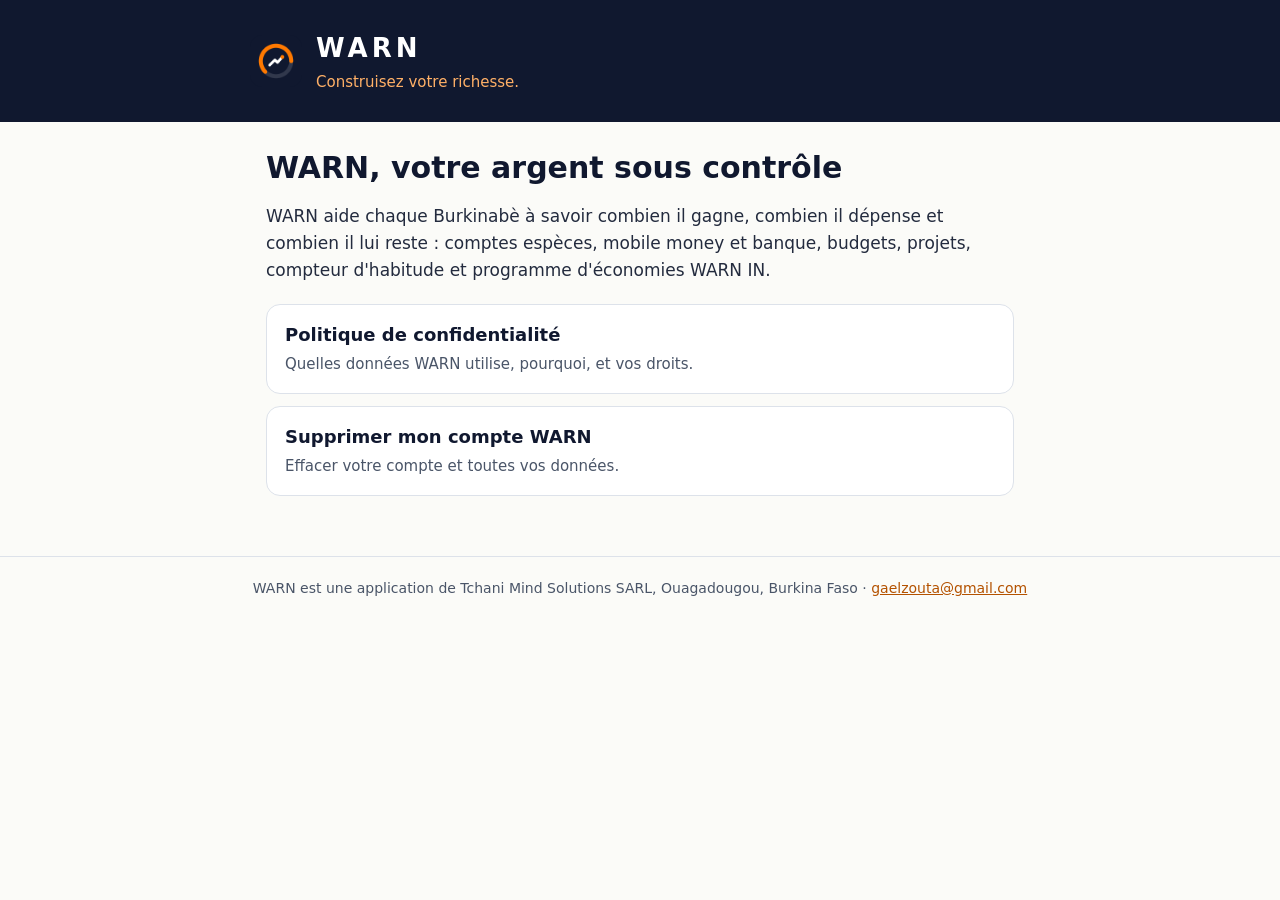
<file: index.html>
<!doctype html><html lang="fr"><head><meta charset="utf-8"><meta name="viewport" content="width=device-width,initial-scale=1"><title>WARN – Construisez votre richesse</title><link rel="icon" href="logo.png"><link rel="stylesheet" href="style.css"></head><body><header><div class="in"><a href="index.html"><img src="logo.png" alt=""><div><b>WARN</b><span>Construisez votre richesse.</span></div></a></div></header><main>
<h1>WARN, votre argent sous contrôle</h1>
<p>WARN aide chaque Burkinabè à savoir combien il gagne, combien il dépense et combien il lui reste : comptes espèces, mobile money et banque, budgets, projets, compteur d'habitude et programme d'économies WARN IN.</p>
<div class="cards">
<a href="confidentialite.html"><b>Politique de confidentialité</b><span class="muted">Quelles données WARN utilise, pourquoi, et vos droits.</span></a>
<a href="suppression-compte.html"><b>Supprimer mon compte WARN</b><span class="muted">Effacer votre compte et toutes vos données.</span></a>
</div>
</main><footer>WARN est une application de Tchani Mind Solutions SARL, Ouagadougou, Burkina Faso · <a href="mailto:gaelzouta@gmail.com">gaelzouta@gmail.com</a></footer></body></html>
</file>
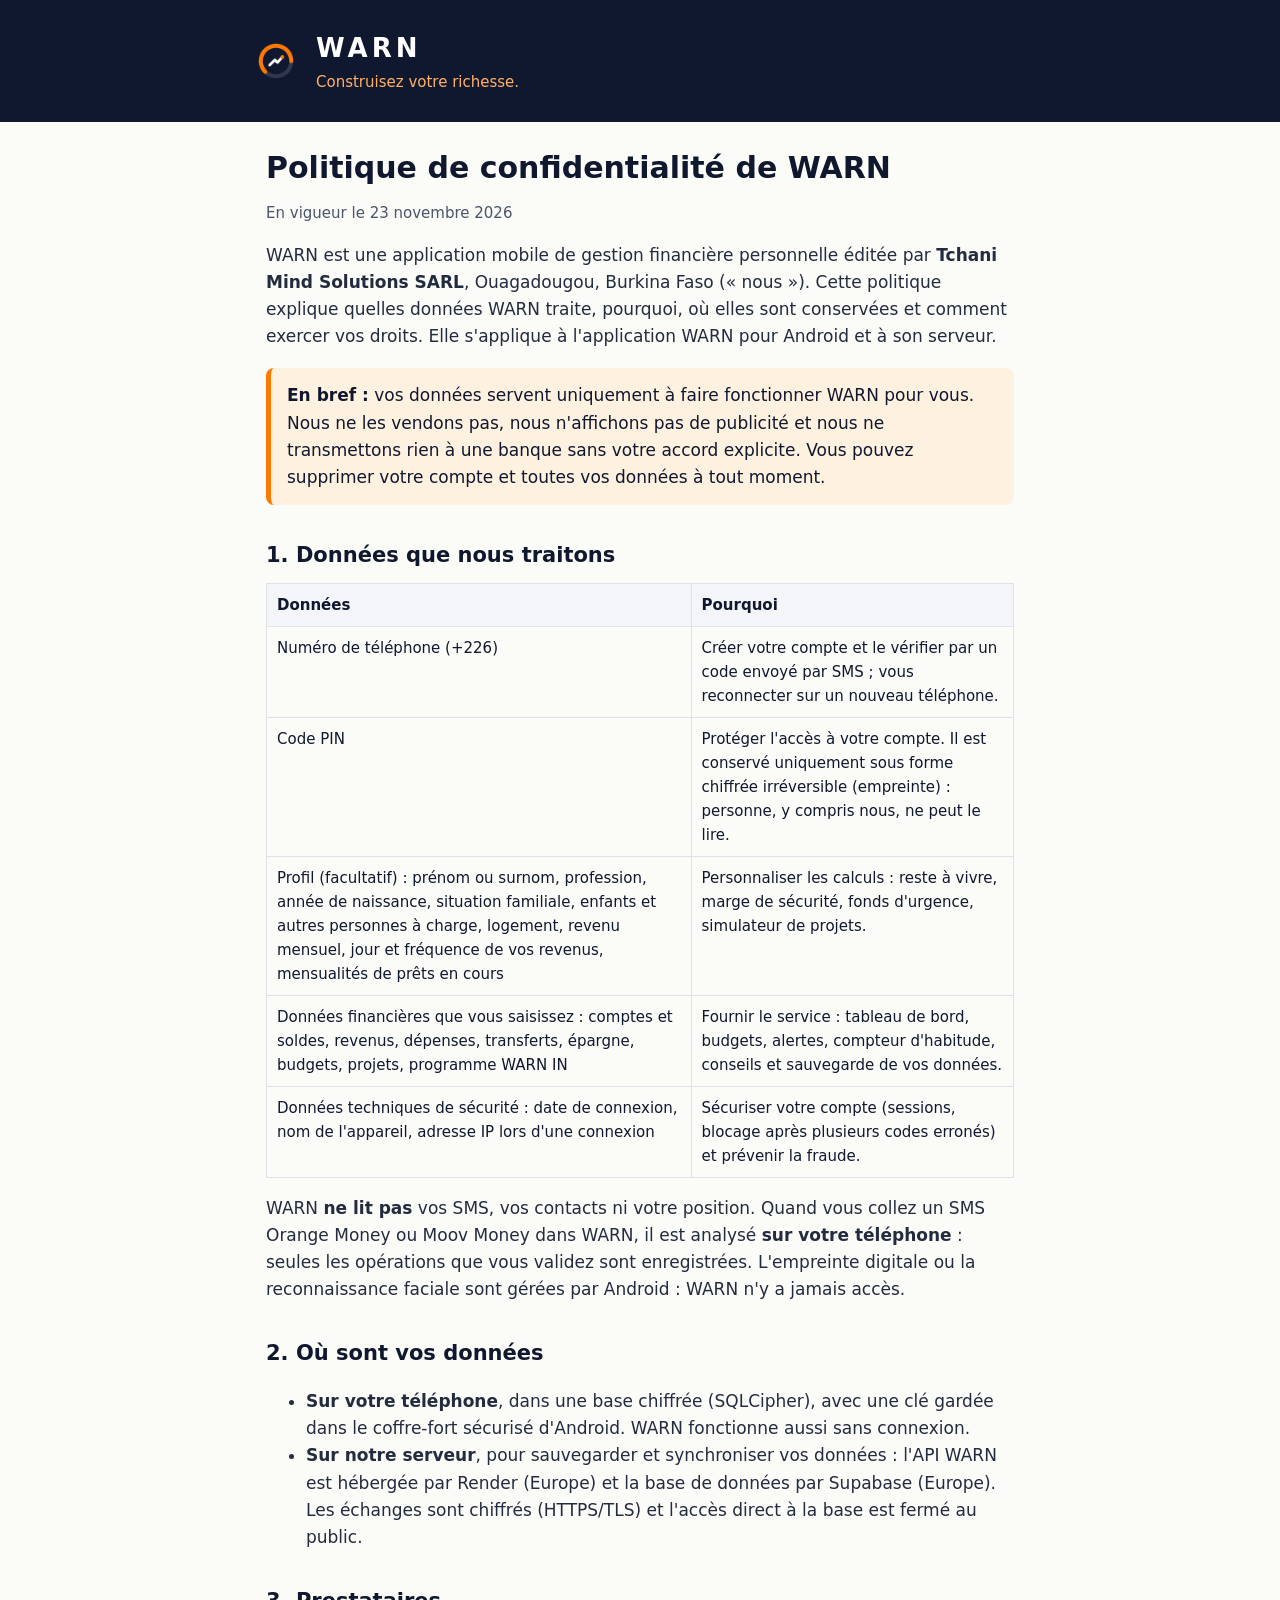
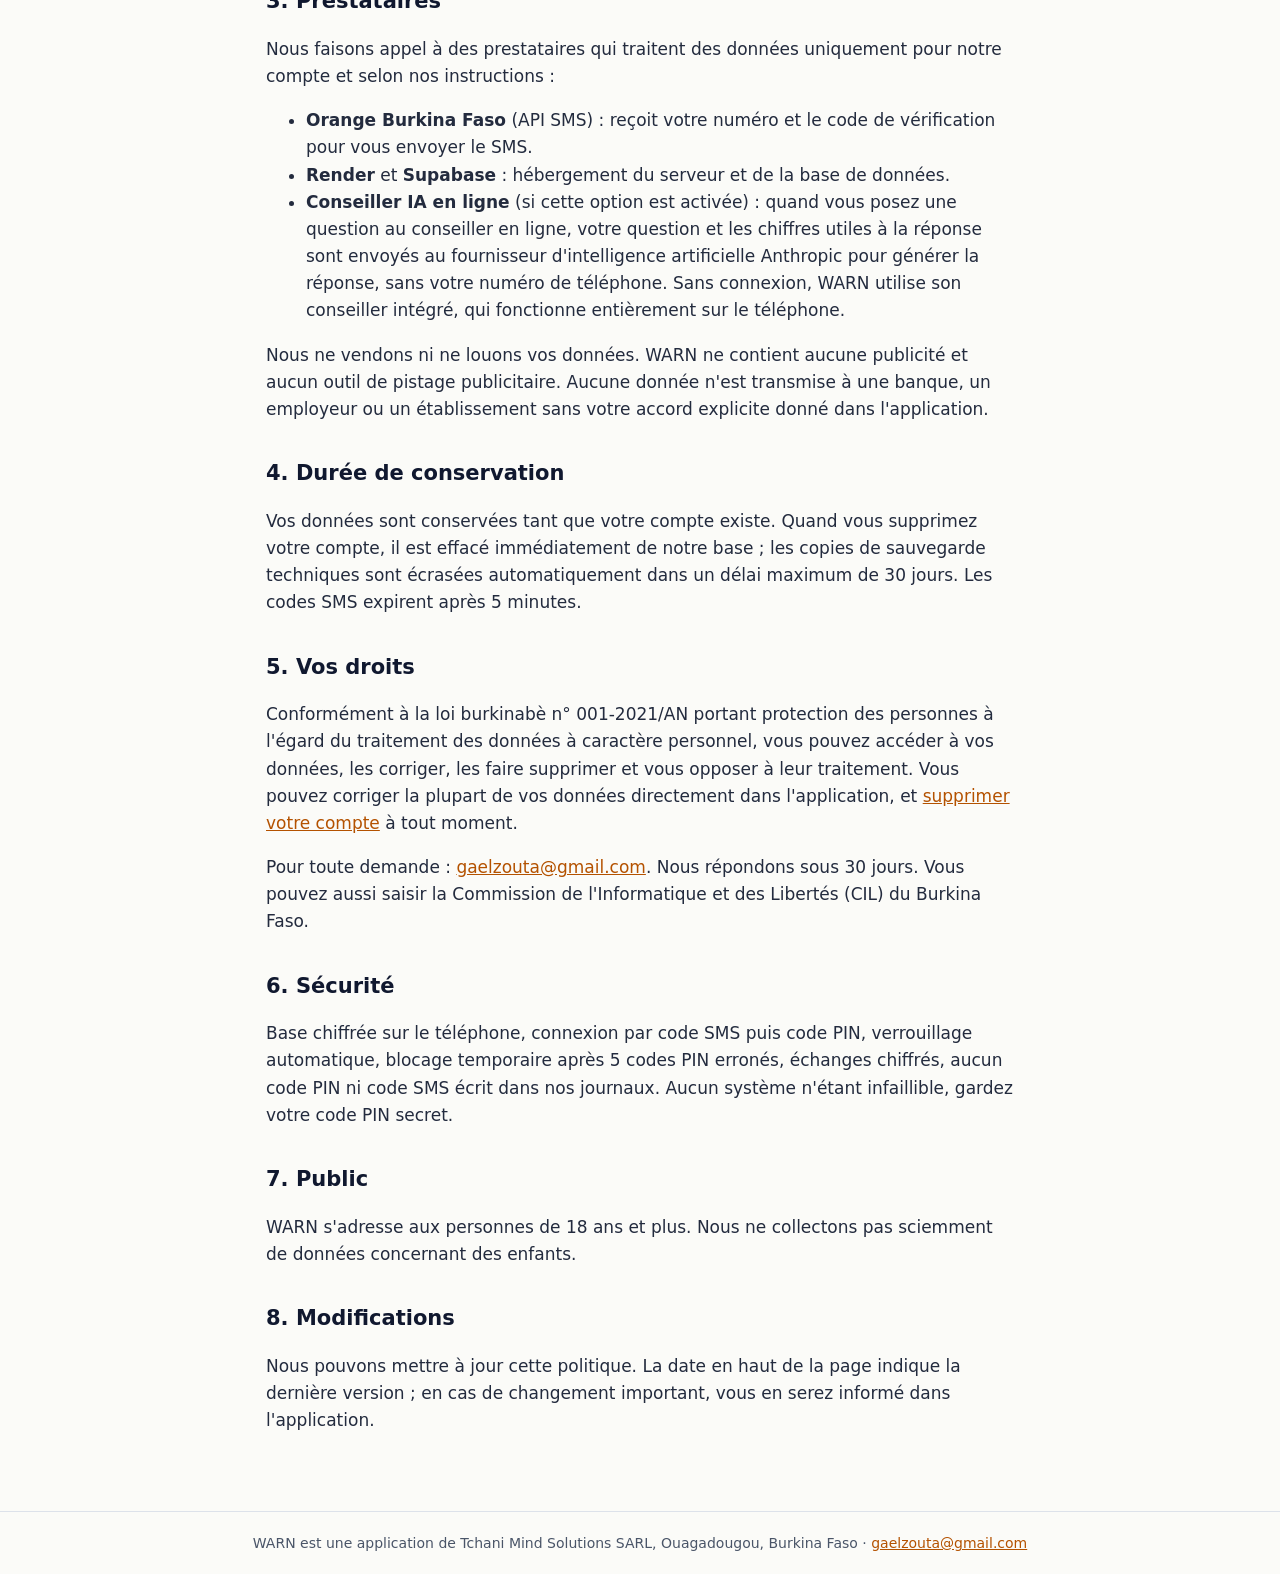
<file: confidentialite.html>
<!doctype html><html lang="fr"><head><meta charset="utf-8"><meta name="viewport" content="width=device-width,initial-scale=1"><title>WARN – Politique de confidentialité</title><link rel="icon" href="logo.png"><link rel="stylesheet" href="style.css"></head><body><header><div class="in"><a href="index.html"><img src="logo.png" alt=""><div><b>WARN</b><span>Construisez votre richesse.</span></div></a></div></header><main>
<h1>Politique de confidentialité de WARN</h1>
<p class="muted">En vigueur le 23 novembre 2026</p>
<p>WARN est une application mobile de gestion financière personnelle éditée par <b>Tchani Mind Solutions SARL</b>, Ouagadougou, Burkina Faso (« nous »). Cette politique explique quelles données WARN traite, pourquoi, où elles sont conservées et comment exercer vos droits. Elle s'applique à l'application WARN pour Android et à son serveur.</p>
<div class="box"><b>En bref :</b> vos données servent uniquement à faire fonctionner WARN pour vous. Nous ne les vendons pas, nous n'affichons pas de publicité et nous ne transmettons rien à une banque sans votre accord explicite. Vous pouvez supprimer votre compte et toutes vos données à tout moment.</div>

<h2>1. Données que nous traitons</h2>
<table>
<tr><th>Données</th><th>Pourquoi</th></tr>
<tr><td>Numéro de téléphone (+226)</td><td>Créer votre compte et le vérifier par un code envoyé par SMS ; vous reconnecter sur un nouveau téléphone.</td></tr>
<tr><td>Code PIN</td><td>Protéger l'accès à votre compte. Il est conservé uniquement sous forme chiffrée irréversible (empreinte) : personne, y compris nous, ne peut le lire.</td></tr>
<tr><td>Profil (facultatif) : prénom ou surnom, profession, année de naissance, situation familiale, enfants et autres personnes à charge, logement, revenu mensuel, jour et fréquence de vos revenus, mensualités de prêts en cours</td><td>Personnaliser les calculs : reste à vivre, marge de sécurité, fonds d'urgence, simulateur de projets.</td></tr>
<tr><td>Données financières que vous saisissez : comptes et soldes, revenus, dépenses, transferts, épargne, budgets, projets, programme WARN IN</td><td>Fournir le service : tableau de bord, budgets, alertes, compteur d'habitude, conseils et sauvegarde de vos données.</td></tr>
<tr><td>Données techniques de sécurité : date de connexion, nom de l'appareil, adresse IP lors d'une connexion</td><td>Sécuriser votre compte (sessions, blocage après plusieurs codes erronés) et prévenir la fraude.</td></tr>
</table>
<p>WARN <b>ne lit pas</b> vos SMS, vos contacts ni votre position. Quand vous collez un SMS Orange Money ou Moov Money dans WARN, il est analysé <b>sur votre téléphone</b> : seules les opérations que vous validez sont enregistrées. L'empreinte digitale ou la reconnaissance faciale sont gérées par Android : WARN n'y a jamais accès.</p>

<h2>2. Où sont vos données</h2>
<ul>
<li><b>Sur votre téléphone</b>, dans une base chiffrée (SQLCipher), avec une clé gardée dans le coffre-fort sécurisé d'Android. WARN fonctionne aussi sans connexion.</li>
<li><b>Sur notre serveur</b>, pour sauvegarder et synchroniser vos données : l'API WARN est hébergée par Render (Europe) et la base de données par Supabase (Europe). Les échanges sont chiffrés (HTTPS/TLS) et l'accès direct à la base est fermé au public.</li>
</ul>

<h2>3. Prestataires</h2>
<p>Nous faisons appel à des prestataires qui traitent des données uniquement pour notre compte et selon nos instructions :</p>
<ul>
<li><b>Orange Burkina Faso</b> (API SMS) : reçoit votre numéro et le code de vérification pour vous envoyer le SMS.</li>
<li><b>Render</b> et <b>Supabase</b> : hébergement du serveur et de la base de données.</li>
<li><b>Conseiller IA en ligne</b> (si cette option est activée) : quand vous posez une question au conseiller en ligne, votre question et les chiffres utiles à la réponse sont envoyés au fournisseur d'intelligence artificielle Anthropic pour générer la réponse, sans votre numéro de téléphone. Sans connexion, WARN utilise son conseiller intégré, qui fonctionne entièrement sur le téléphone.</li>
</ul>
<p>Nous ne vendons ni ne louons vos données. WARN ne contient aucune publicité et aucun outil de pistage publicitaire. Aucune donnée n'est transmise à une banque, un employeur ou un établissement sans votre accord explicite donné dans l'application.</p>

<h2>4. Durée de conservation</h2>
<p>Vos données sont conservées tant que votre compte existe. Quand vous supprimez votre compte, il est effacé immédiatement de notre base ; les copies de sauvegarde techniques sont écrasées automatiquement dans un délai maximum de 30 jours. Les codes SMS expirent après 5 minutes.</p>

<h2>5. Vos droits</h2>
<p>Conformément à la loi burkinabè n° 001-2021/AN portant protection des personnes à l'égard du traitement des données à caractère personnel, vous pouvez accéder à vos données, les corriger, les faire supprimer et vous opposer à leur traitement. Vous pouvez corriger la plupart de vos données directement dans l'application, et <a href="suppression-compte.html">supprimer votre compte</a> à tout moment.</p>
<p>Pour toute demande : <a href="mailto:gaelzouta@gmail.com">gaelzouta@gmail.com</a>. Nous répondons sous 30 jours. Vous pouvez aussi saisir la Commission de l'Informatique et des Libertés (CIL) du Burkina Faso.</p>

<h2>6. Sécurité</h2>
<p>Base chiffrée sur le téléphone, connexion par code SMS puis code PIN, verrouillage automatique, blocage temporaire après 5 codes PIN erronés, échanges chiffrés, aucun code PIN ni code SMS écrit dans nos journaux. Aucun système n'étant infaillible, gardez votre code PIN secret.</p>

<h2>7. Public</h2>
<p>WARN s'adresse aux personnes de 18 ans et plus. Nous ne collectons pas sciemment de données concernant des enfants.</p>

<h2>8. Modifications</h2>
<p>Nous pouvons mettre à jour cette politique. La date en haut de la page indique la dernière version ; en cas de changement important, vous en serez informé dans l'application.</p>
</main><footer>WARN est une application de Tchani Mind Solutions SARL, Ouagadougou, Burkina Faso · <a href="mailto:gaelzouta@gmail.com">gaelzouta@gmail.com</a></footer></body></html>
</file>
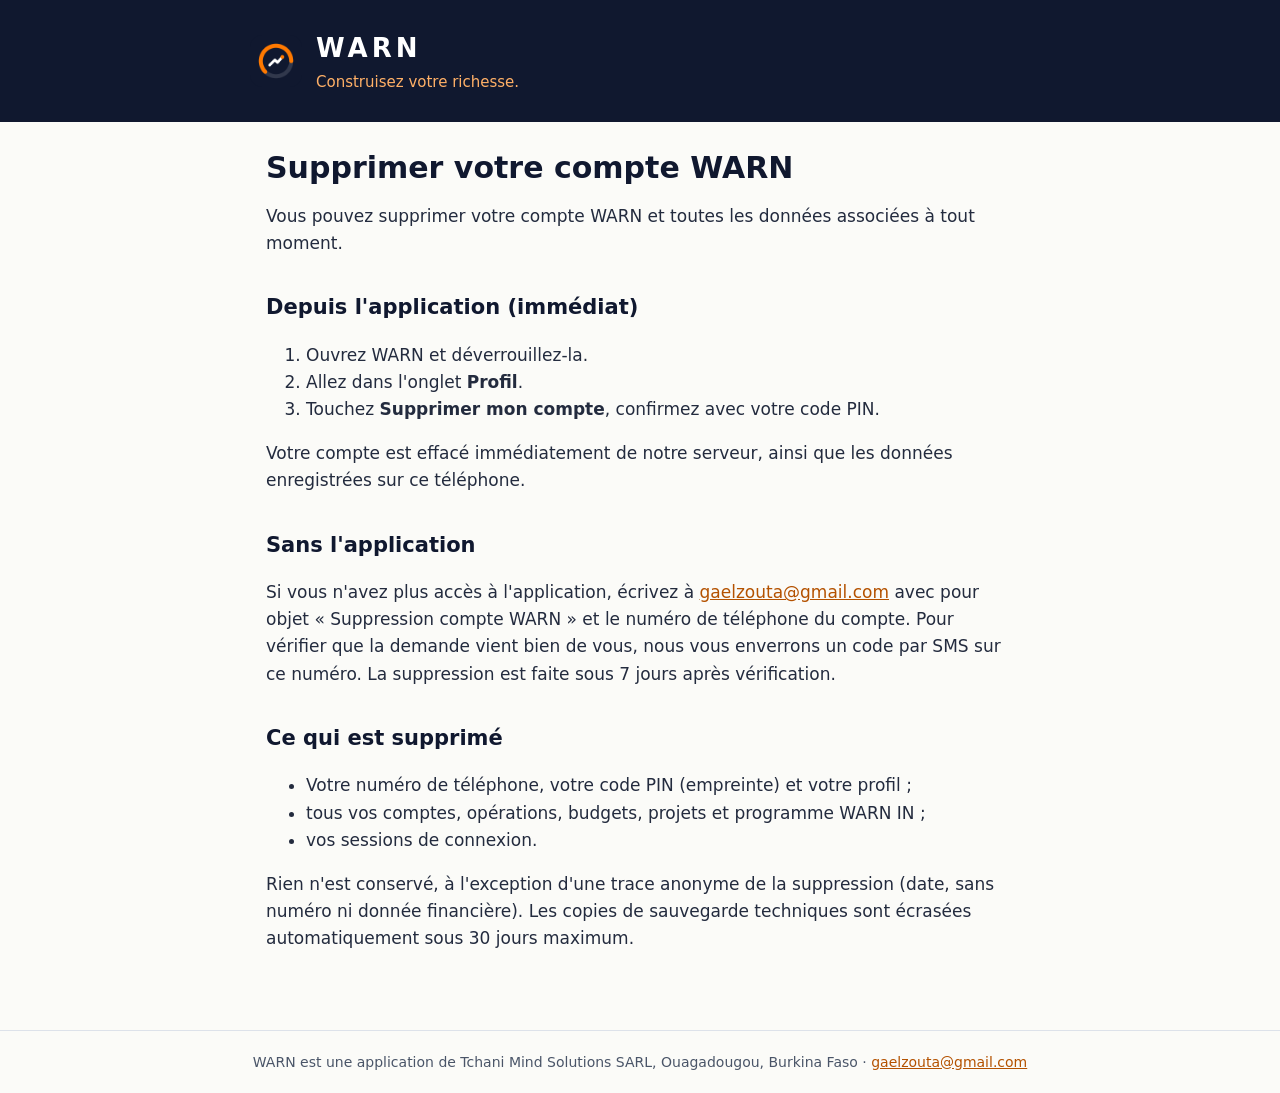
<file: suppression-compte.html>
<!doctype html><html lang="fr"><head><meta charset="utf-8"><meta name="viewport" content="width=device-width,initial-scale=1"><title>WARN – Supprimer mon compte</title><link rel="icon" href="logo.png"><link rel="stylesheet" href="style.css"></head><body><header><div class="in"><a href="index.html"><img src="logo.png" alt=""><div><b>WARN</b><span>Construisez votre richesse.</span></div></a></div></header><main>
<h1>Supprimer votre compte WARN</h1>
<p>Vous pouvez supprimer votre compte WARN et toutes les données associées à tout moment.</p>
<h2>Depuis l'application (immédiat)</h2>
<ol>
<li>Ouvrez WARN et déverrouillez-la.</li>
<li>Allez dans l'onglet <b>Profil</b>.</li>
<li>Touchez <b>Supprimer mon compte</b>, confirmez avec votre code PIN.</li>
</ol>
<p>Votre compte est effacé immédiatement de notre serveur, ainsi que les données enregistrées sur ce téléphone.</p>
<h2>Sans l'application</h2>
<p>Si vous n'avez plus accès à l'application, écrivez à <a href="mailto:gaelzouta@gmail.com?subject=Suppression%20compte%20WARN">gaelzouta@gmail.com</a> avec pour objet « Suppression compte WARN » et le numéro de téléphone du compte. Pour vérifier que la demande vient bien de vous, nous vous enverrons un code par SMS sur ce numéro. La suppression est faite sous 7 jours après vérification.</p>
<h2>Ce qui est supprimé</h2>
<ul>
<li>Votre numéro de téléphone, votre code PIN (empreinte) et votre profil ;</li>
<li>tous vos comptes, opérations, budgets, projets et programme WARN IN ;</li>
<li>vos sessions de connexion.</li>
</ul>
<p>Rien n'est conservé, à l'exception d'une trace anonyme de la suppression (date, sans numéro ni donnée financière). Les copies de sauvegarde techniques sont écrasées automatiquement sous 30 jours maximum.</p>
</main><footer>WARN est une application de Tchani Mind Solutions SARL, Ouagadougou, Burkina Faso · <a href="mailto:gaelzouta@gmail.com">gaelzouta@gmail.com</a></footer></body></html>
</file>
<file: style.css>
:root{--night:#10182F;--orange:#FF7900;--otext:#B45200;--ink:#10182F;--muted:#4A5568;--bg:#FBFBF8;--line:#DDE2EA}
*{box-sizing:border-box}
body{margin:0;background:var(--bg);color:var(--ink);font:17px/1.6 system-ui,-apple-system,"Segoe UI",Roboto,Arial,sans-serif}
header{background:var(--night);color:#fff;padding:28px 16px}
header .in,main{max-width:780px;margin:0 auto}
header a{color:#fff;text-decoration:none;display:flex;align-items:center;gap:14px}
header img{width:52px;height:52px;border-radius:12px}
header b{font-size:26px;letter-spacing:4px}
header span{display:block;color:#FFB067;font-size:15px}
main{padding:28px 16px 60px}
h1{font-size:30px;line-height:1.2;margin:0 0 6px}
h2{font-size:21px;margin:34px 0 8px}
p,li{color:#232B3E}
.muted{color:var(--muted);font-size:15px}
a{color:var(--otext)}
table{border-collapse:collapse;width:100%;margin:10px 0;font-size:15px}
th,td{border:1px solid var(--line);padding:9px 10px;text-align:left;vertical-align:top}
th{background:#F3F5F8}
.box{background:#FFF1E0;border-left:5px solid var(--orange);padding:14px 16px;border-radius:8px;margin:18px 0}
.cards{display:grid;gap:12px;margin-top:20px}
.cards a{display:block;background:#fff;border:1px solid var(--line);border-radius:14px;padding:16px 18px;text-decoration:none;color:var(--ink)}
.cards a b{display:block;font-size:18px}
footer{border-top:1px solid var(--line);padding:20px 16px;text-align:center;font-size:14px;color:var(--muted)}
@media (max-width:600px){body{font-size:16px}h1{font-size:25px}table{font-size:14px}}
</file>
